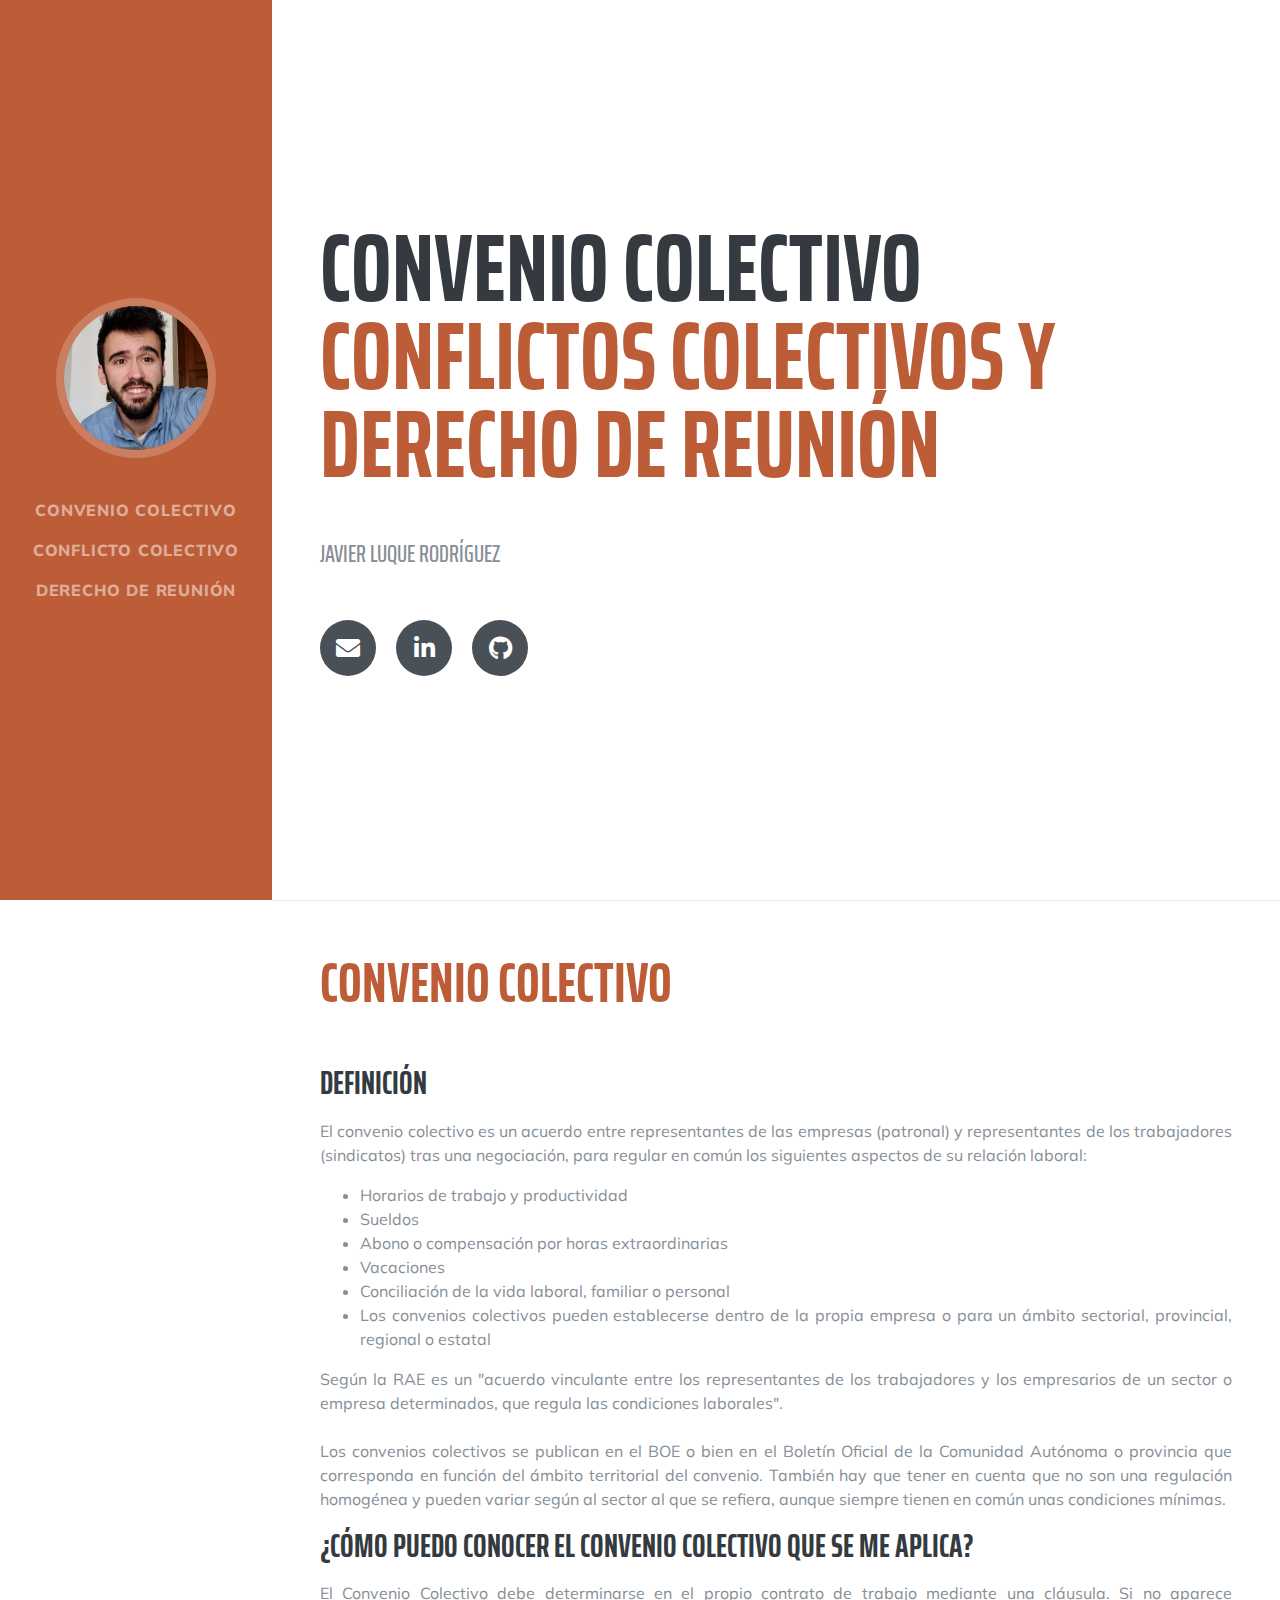
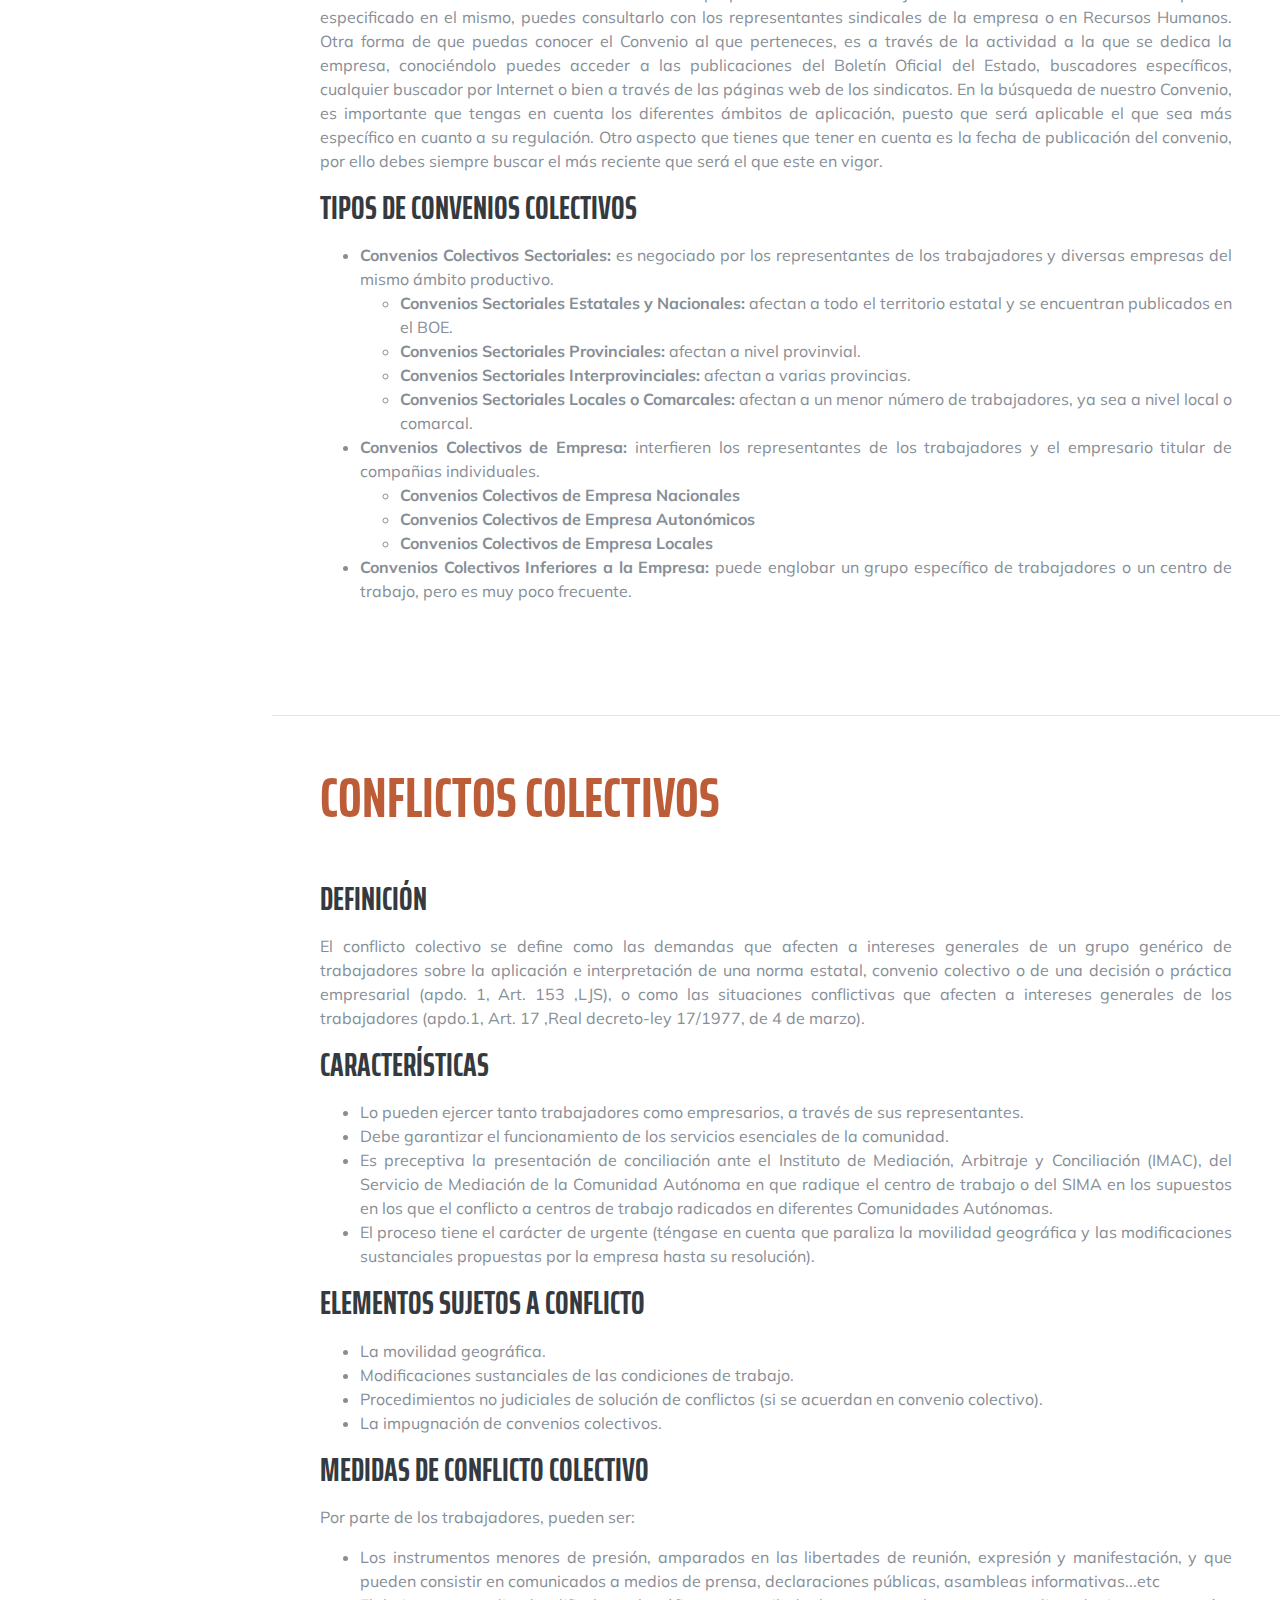
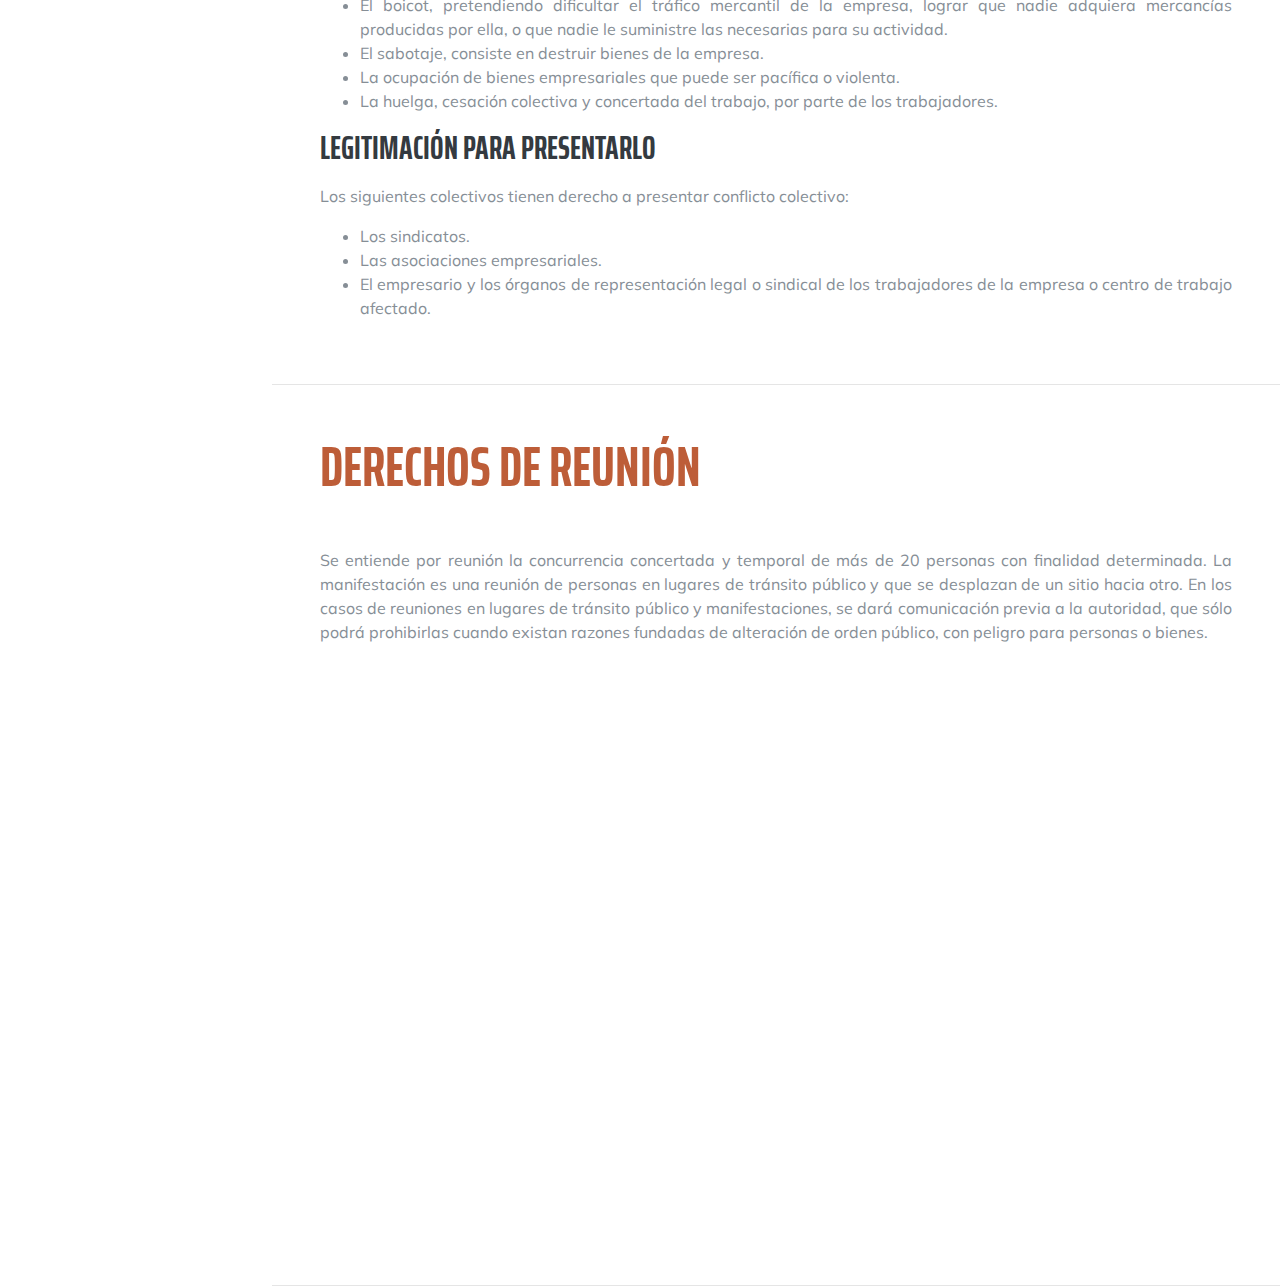
<file: ConveniosColectivos/index.html>
<!DOCTYPE html>
<html lang="en">

<head>

  <meta charset="utf-8">
  <meta name="viewport" content="width=device-width, initial-scale=1, shrink-to-fit=no">
  <meta name="description" content="">
  <meta name="author" content="">

  <title>Convenios Colectivos</title>

  <!-- Bootstrap core CSS -->
  <link href="vendor/bootstrap/css/bootstrap.min.css" rel="stylesheet">

  <!-- Custom fonts for this template -->
  <link href="https://fonts.googleapis.com/css?family=Saira+Extra+Condensed:500,700" rel="stylesheet">
  <link href="https://fonts.googleapis.com/css?family=Muli:400,400i,800,800i" rel="stylesheet">
  <link href="vendor/fontawesome-free/css/all.min.css" rel="stylesheet">

  <!-- Custom styles for this template -->
  <link href="css/resume.min.css" rel="stylesheet">

</head>

<body id="page-top">

  <nav class="navbar navbar-expand-lg navbar-dark bg-primary fixed-top" id="sideNav">
    <a class="navbar-brand js-scroll-trigger" href="#page-top">
      <span class="d-block d-lg-none">Javier Luque</span>
      <span class="d-none d-lg-block">
        <img class="img-fluid img-profile rounded-circle mx-auto mb-2" src="img/Profile2.png" alt="">
      </span>
    </a>
    <button class="navbar-toggler" type="button" data-toggle="collapse" data-target="#navbarSupportedContent" aria-controls="navbarSupportedContent" aria-expanded="false" aria-label="Toggle navigation">
      <span class="navbar-toggler-icon"></span>
    </button>
    <div class="collapse navbar-collapse" id="navbarSupportedContent">
      <ul class="navbar-nav mt-3">
        <li class="nav-item">
          <a class="nav-link js-scroll-trigger" href="#convenio">Convenio Colectivo</a>
        </li>
        <li class="nav-item">
          <a class="nav-link js-scroll-trigger" href="#conflictos">Conflicto Colectivo</a>
        </li>
        <li class="nav-item">
          <a class="nav-link js-scroll-trigger" href="#derecho">Derecho de Reunión</a>
        </li>
      </ul>
    </div>
  </nav>

  <div class="container-fluid p-0">
    <!-- Introducción -->
    <section class="resume-section p-3 p-lg-5 d-flex align-items-center" id="intro">
      <div class="w-100">
        <h1 class="mb-0">Convenio colectivo <br>
          <span class="text-primary"> conflictos colectivos y derecho de reunión</span>
        </h1>
        
        <div class="subheading my-5">Javier Luque Rodríguez</div>

        <div class="social-icons">
          <a href="mailto:javier.lr96@gmail.com">
            <i class="fas fa-envelope"></i>
          </a>
          <a href="https://www.linkedin.com/in/javier-luque-rodr%C3%ADguez-78725bb4/" target="_blank">
            <i class="fab fa-linkedin-in"></i>
          </a>
          <a href="https://github.com/javierluque96" target="_blank">
            <i class="fab fa-github"></i>
          </a>
        </div>
      </div>
    </section>

    <hr class="m-0">

    <!-- Convenio Colectivo -->
    <section class="resume-section p-3 p-lg-5 d-flex justify-content-center text-justify" id="convenio">
      <div class="w-100">
        <h2 class="mb-5"><span class="text-primary">Convenio Colectivo</span></h2>

        <div class="resume-item d-flex flex-column flex-md-row justify-content-between mb-5">
          <div class="resume-content">
            <h3 class="mb-3">Definición</h3>
            <p class="text-justify">            
            El convenio colectivo es un acuerdo entre representantes de las empresas (patronal) y representantes de los trabajadores (sindicatos) tras una negociación, para regular en común los siguientes aspectos de su relación laboral:
            </p>

          
            <ul>
              <li>Horarios de trabajo y productividad</li>
              <li>Sueldos</li>
              <li>Abono o compensación por horas extraordinarias</li>
              <li>Vacaciones</li>
              <li>Conciliación de la vida laboral, familiar o personal</li>
              <li>Los convenios colectivos pueden establecerse dentro de la propia empresa o para un ámbito sectorial, provincial, regional o estatal</li>
            </ul>

            <p>
              Según la RAE es un "acuerdo vinculante entre los representantes de los trabajadores y los empresarios de un sector o empresa determinados, que regula las condiciones laborales". <br><br>
            
              Los convenios colectivos se publican en el BOE o bien en el Boletín Oficial de la Comunidad Autónoma o provincia que corresponda en función del ámbito territorial del convenio. También hay que tener en cuenta que no son una regulación homogénea y pueden variar según al sector al que se refiera, aunque siempre tienen en común unas condiciones mínimas.
            </p>
            
            <h3 class="mb-3">¿Cómo puedo conocer el Convenio Colectivo que se me aplica?</h3>

            <p>
              El Convenio Colectivo debe determinarse en el propio contrato de trabajo mediante una cláusula. Si no aparece especificado en el mismo, puedes consultarlo con los representantes sindicales de la empresa o en Recursos Humanos.

              Otra forma de que puedas conocer el Convenio al que perteneces, es a través de la actividad a la que se dedica la empresa, conociéndolo puedes acceder a las publicaciones del Boletín Oficial del Estado, buscadores específicos, cualquier buscador por Internet o bien a través de las páginas web de los sindicatos.

              En la búsqueda de nuestro Convenio, es importante que tengas en cuenta los diferentes ámbitos de aplicación, puesto que será aplicable el que sea más específico en cuanto a su regulación. Otro aspecto que tienes que tener en cuenta es la fecha de publicación del convenio, por ello debes siempre buscar el más reciente que será el que este en vigor.
            </p>

            <h3 class="mb-3">Tipos de Convenios Colectivos</h3>

            <ul>
              <li>
                <strong>Convenios Colectivos Sectoriales: </strong>es negociado por los representantes de los trabajadores y diversas empresas del mismo ámbito productivo.
                <ul>
                  <li><strong>Convenios Sectoriales Estatales y Nacionales: </strong>afectan a todo el territorio estatal y se encuentran publicados en el BOE.</li>
                  <li><strong>Convenios Sectoriales Provinciales: </strong>afectan a nivel provinvial.</li>
                  <li><strong>Convenios Sectoriales Interprovinciales: </strong>afectan a varias provincias.</li>
                  <li><strong>Convenios Sectoriales Locales o Comarcales: </strong>afectan a un menor número de trabajadores, ya sea a nivel local o comarcal.</li>
                </ul>
              </li>

              <li>
                <strong>Convenios Colectivos de Empresa: </strong>interfieren los representantes de los trabajadores y el empresario titular de compañias individuales.
                <ul>
                  <li><strong>Convenios Colectivos de Empresa Nacionales</strong></li>
                  <li><strong>Convenios Colectivos de Empresa Autonómicos</strong></li>
                  <li><strong>Convenios Colectivos de Empresa Locales</strong></li>
                </ul>
              </li>
              <li>
                <strong>Convenios Colectivos Inferiores a la Empresa: </strong>puede englobar un grupo específico de trabajadores o un centro de trabajo, pero es muy poco frecuente.
              </li>
            </ul>

          </div>
        </div>

        

    </section>

    <hr class="m-0">

    <section class="resume-section p-3 p-lg-5 d-flex justify-content-center text-justify" id="conflictos">
      <div class="w-100">
        <h2 class="mb-5"><span class="text-primary">Conflictos Colectivos</span></h2>

        <h3 class="mb-3">Definición</h3>

        <p>
          El conflicto colectivo se define como las demandas que afecten a intereses generales de un grupo genérico de trabajadores sobre la aplicación e interpretación de una norma estatal, convenio colectivo o de una decisión o práctica empresarial (apdo. 1, Art. 153 ,LJS), o como las situaciones conflictivas que afecten a intereses generales de los trabajadores (apdo.1, Art. 17 ,Real decreto-ley 17/1977, de 4 de marzo).
        </p>


        <h3 class="mb-3">Características</h3>

        <ul><li>Lo pueden ejercer tanto trabajadores como empresarios, a través de sus representantes.</li>
        <li>Debe garantizar el funcionamiento de los servicios esenciales de la comunidad.</li>
        <li>Es preceptiva la presentación de conciliación ante el Instituto de Mediación, Arbitraje y Conciliación (IMAC), del Servicio de Mediación de la Comunidad Autónoma en que radique el centro de trabajo o del SIMA en los supuestos en los que el conflicto a centros de trabajo radicados en diferentes Comunidades Autónomas.</li>
        <li>El proceso tiene el carácter de urgente (téngase en cuenta que paraliza la movilidad geográfica y las modificaciones sustanciales propuestas por la empresa hasta su resolución).</li></ul>

        <h3 class="mb-3">Elementos Sujetos a Conflicto</h3>

        <ul><li>La movilidad geográfica.</li>
        <li>Modificaciones sustanciales de las condiciones de trabajo.</li>
        <li>Procedimientos no judiciales de solución de conflictos (si se acuerdan en convenio colectivo).</li>
        <li>La impugnación de convenios colectivos.</li></ul>

        <h3 class="mb-3">Medidas de Conflicto Colectivo</h3>

        <p>Por parte de los trabajadores, pueden ser:
        </p>
        <ul><li>Los instrumentos menores de presión, amparados en las libertades de reunión, expresión y manifestación, y que pueden consistir en comunicados a medios de prensa, declaraciones públicas, asambleas informativas...etc</li>
        <li>El boicot, pretendiendo dificultar el tráfico mercantil de la empresa, lograr que nadie adquiera mercancías producidas por ella, o que nadie le suministre las necesarias para su actividad.</li>
        <li>El sabotaje, consiste en destruir bienes de la empresa.</li>
        <li>La ocupación de bienes empresariales que puede ser pacífica o violenta.</li>
        <li>La huelga, cesación colectiva y concertada del trabajo, por parte de los trabajadores.</li></ul>

        <h3 class="mb-3">Legitimación para presentarlo</h3>
        <p>Los siguientes colectivos tienen derecho a presentar conflicto colectivo:
        </p>
        <ul><li>Los sindicatos.</li>
        <li>Las asociaciones empresariales.</li>
        <li>El empresario y los órganos de representación legal o sindical de los trabajadores de la empresa o centro de trabajo afectado.</li></ul>

      </div>
    </section>

    <hr class="m-0">

    <section class="resume-section p-3 p-lg-5 d-flex justify-content-center text-justify" id="derecho">
      <div class="w-100">
        <h2 class="mb-5"><span class="text-primary">Derechos de Reunión</span></h2>

        <p>
          Se entiende por reunión la concurrencia concertada y temporal de más de 20 personas con finalidad determinada. La manifestación es una reunión de personas en lugares de tránsito público y que se desplazan de un sitio hacia otro.

          En los casos de reuniones en lugares de tránsito público y manifestaciones, se dará comunicación previa a la autoridad, que sólo podrá  prohibirlas cuando existan razones fundadas de alteración de orden público, con peligro para personas o bienes.
        </p>


      </div>
    </section>

    <hr class="m-0">

  </div>

  <!-- Bootstrap core JavaScript -->
  <script src="vendor/jquery/jquery.min.js"></script>
  <script src="vendor/bootstrap/js/bootstrap.bundle.min.js"></script>

  <!-- Plugin JavaScript -->
  <script src="vendor/jquery-easing/jquery.easing.min.js"></script>

  <!-- Custom scripts for this template -->
  <script src="js/resume.min.js"></script>

</body>

</html>
</file>
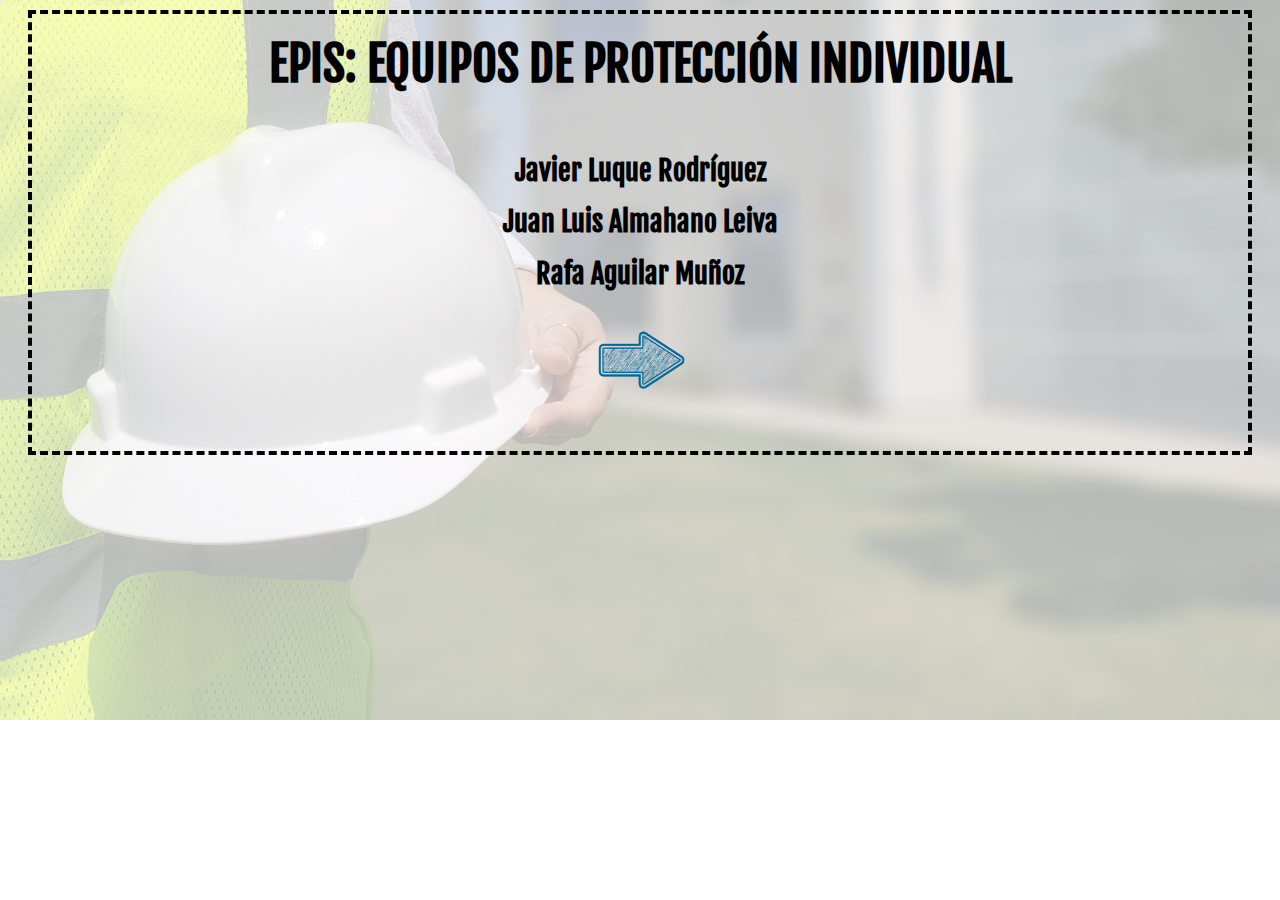
<file: EPIs/index.html>
<!DOCTYPE html>
<html lang="en">
<head>
  <meta charset="UTF-8">
  <meta name="viewport" content="width=device-width, initial-scale=1.0">
  <meta http-equiv="X-UA-Compatible" content="ie=edge">
  <title>EPIs</title>
  <link href="https://fonts.googleapis.com/css?family=Fjalla+One&display=swap" rel="stylesheet">
  <link rel="icon" href="imagenes/favicon.png">
  <link rel="stylesheet" href="estilo/EstiloEPI.css">
</head>
<body>
  
  <div id="wrapper1">
    
    <h1>EPIS: EQUIPOS DE PROTECCIÓN INDIVIDUAL</h1>
    <h3>Javier Luque Rodríguez<br>
        Juan Luis Almahano Leiva <br>
        Rafa Aguilar Muñoz</h3>
    <a href="epi1.html" ><img id="nextIndex" src="imagenes/flechaDerecha.png" width="100px"></a>
    
  </div>
 
</body>
</html>
</file>
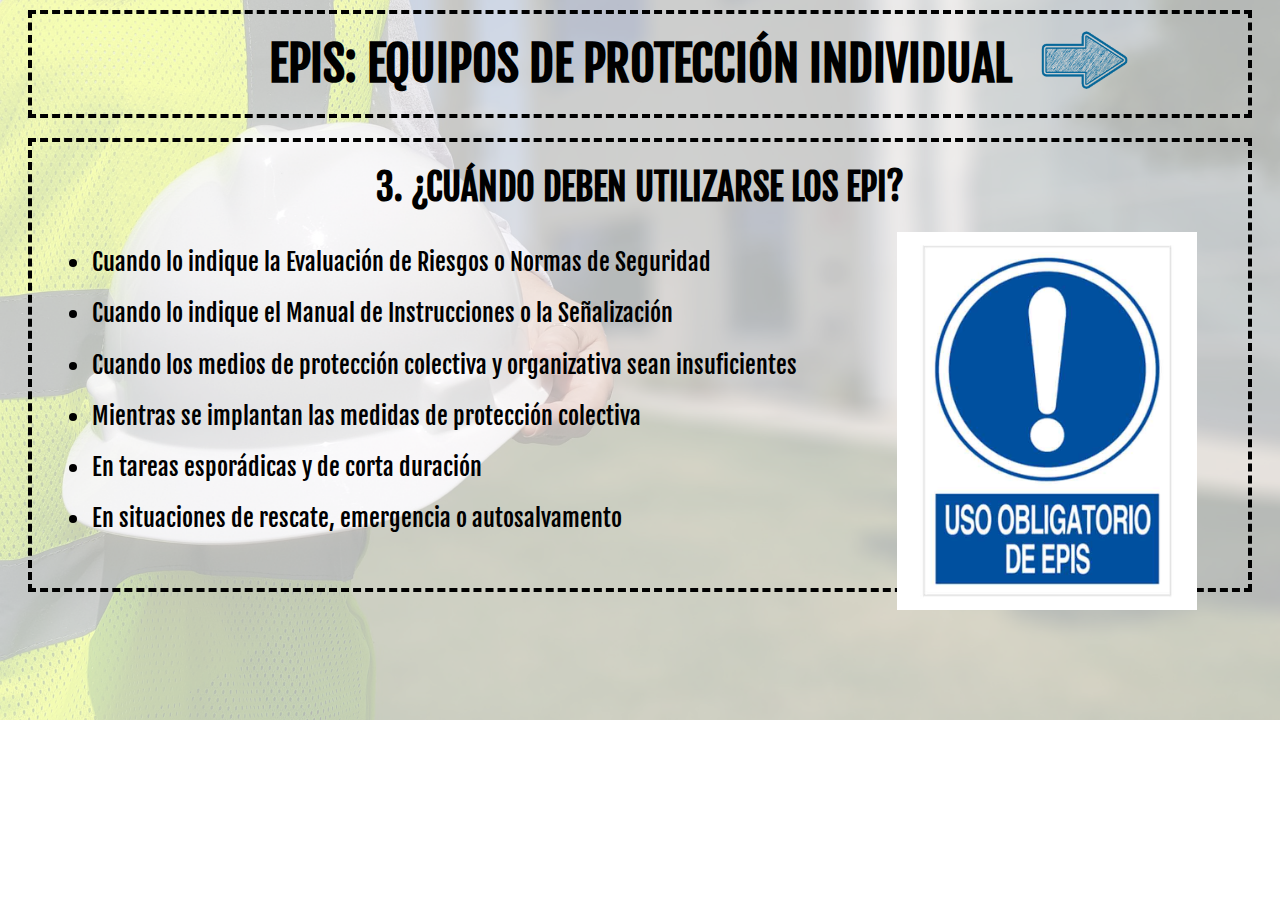
<file: epi3.html>
<!DOCTYPE html>
<html lang="en">
<head>
  <meta charset="UTF-8">
  <meta name="viewport" content="width=device-width, initial-scale=1.0">
  <meta http-equiv="X-UA-Compatible" content="ie=edge">
  <title>EPIs</title>

  <link href="https://fonts.googleapis.com/css?family=Fjalla+One&display=swap" rel="stylesheet">
  <link rel="icon" href="imagenes/favicon.png">
  <link rel="stylesheet" href="estilo/EstiloEPI2.css">

</head>
<body>
  <div id="wrapper1">
    <h1>EPIS: EQUIPOS DE PROTECCIÓN INDIVIDUAL</h1>
    <a href="epi4.html"><img class= "next" src="imagenes/flechaDerecha.png" width="100px"></a>
  </div>
  
  <div id="wrapper2">

    <h2>3. ¿CUÁNDO DEBEN UTILIZARSE LOS EPI?</h2>
    <ul>
      <li>Cuando lo indique la Evaluación de Riesgos o Normas de Seguridad</li>
      <li>Cuando lo indique el Manual de Instrucciones o la Señalización</li>
      <li>Cuando los medios de protección colectiva y organizativa sean insuficientes</li>
      <li>Mientras se implantan las medidas de protección colectiva</li>
      <li>En tareas esporádicas y de corta duración</li>
      <li>En situaciones de rescate, emergencia o autosalvamento</li>
    </ul>

    <div id="imagenPres3">
      <img src="imagenes/ObligacionEpis.jpg" width="300">
    </div>

  </div>
</body>
</html>
</file>
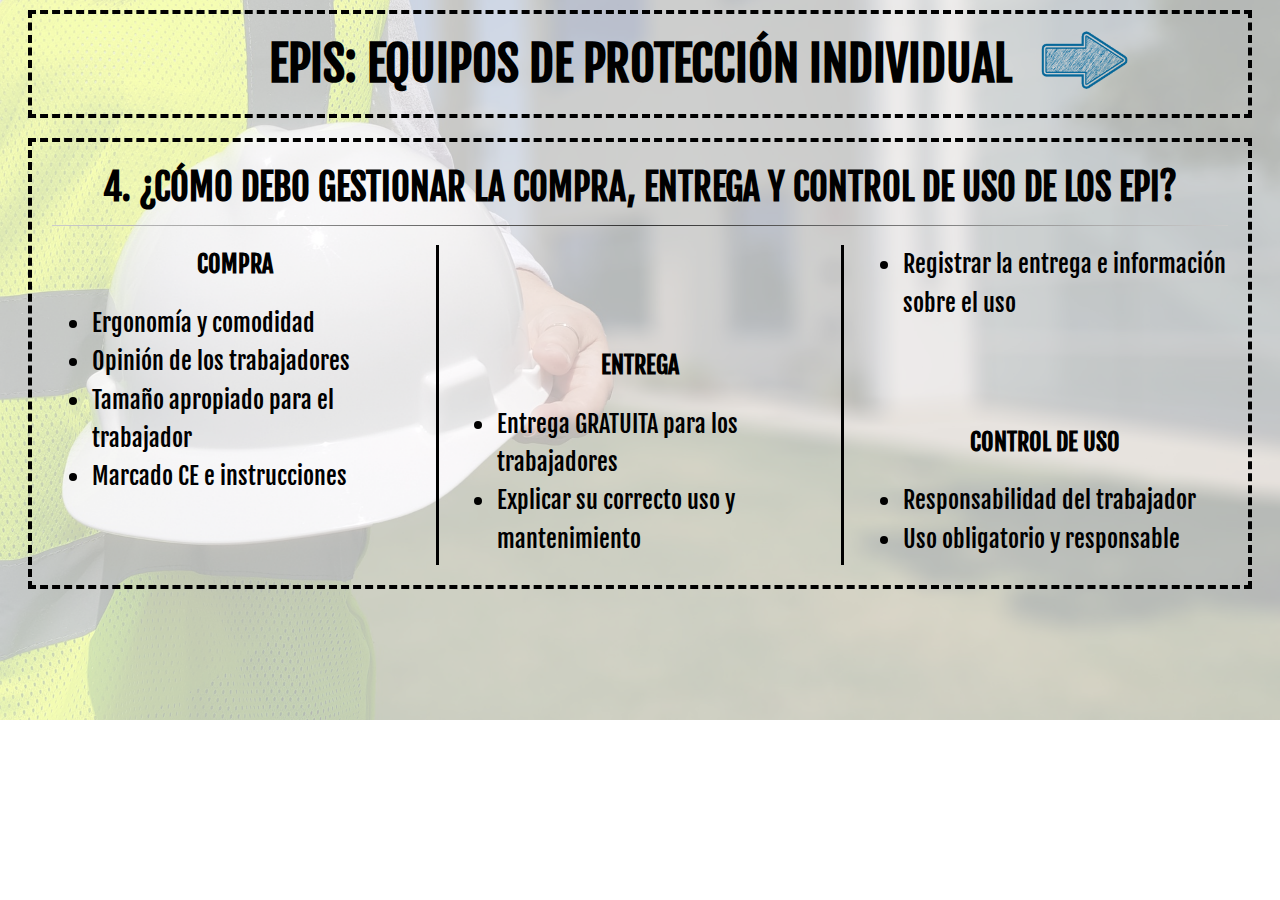
<file: epi4.html>
<!DOCTYPE html>
<html lang="en">
<head>
  <meta charset="UTF-8">
  <meta name="viewport" content="width=device-width, initial-scale=1.0">
  <meta http-equiv="X-UA-Compatible" content="ie=edge">
  <title>EPIs</title>

  <link href="https://fonts.googleapis.com/css?family=Fjalla+One&display=swap" rel="stylesheet">
  <link rel="icon" href="imagenes/favicon.png">
  <link rel="stylesheet" href="estilo/EstiloEPI2.css">

</head>
<body>
  <div id="wrapper1">
    
    <h1>EPIS: EQUIPOS DE PROTECCIÓN INDIVIDUAL</h1>
    <a class="next" href="epi5.html"><img src="imagenes/flechaDerecha.png" width="100px"></a>

  </div>
  
  <div id="wrapper2">

    <h2>4. ¿CÓMO DEBO GESTIONAR LA COMPRA, ENTREGA Y CONTROL DE USO DE LOS EPI?</h2>
    <hr>
    <div class="mainColumn">
      <h4 class="titColumn">COMPRA</h4>
      <ul class="listaColumna">
        <li>Ergonomía y comodidad</li>
        <li>Opinión de los trabajadores</li>
        <li>Tamaño apropiado para el trabajador</li>
        <li>Marcado CE e instrucciones</li>
        <br>
        <br>
      </ul>

      <h4 class="titColumn">ENTREGA</h4>
      <ul class="listaColumna">
        <li>Entrega GRATUITA para los trabajadores</li>
        <li>Explicar su correcto uso y mantenimiento</li>
        <li>Registrar la entrega e información sobre el uso</li>
        <br>
        <br>
      </ul>

      <h4 class="titColumn">CONTROL DE USO</h4>
      <ul class="listaColumna">
        <li>Responsabilidad del trabajador</li>
        <li>Uso obligatorio y responsable</li>
        <li>Mantener en estado original</li>
        <li>Supervisar el uso, estado y mantenimiento</li>
        <li>Vigilar las fechas de caducidad</li>
      </ul>
    </div>

  </div>
</body>
</html>
</file>
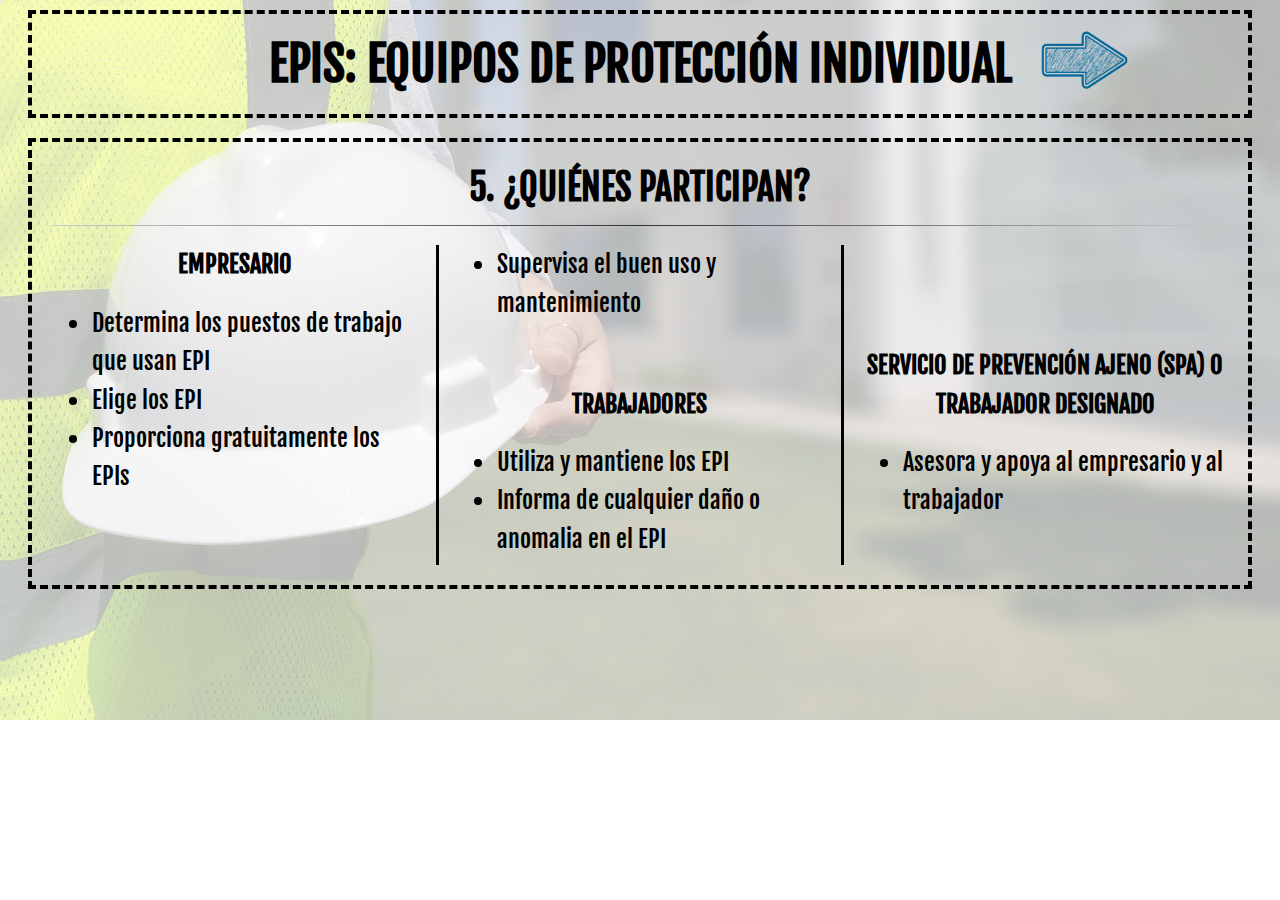
<file: epi5.html>
<!DOCTYPE html>
<html lang="en">
<head>
  <meta charset="UTF-8">
  <meta name="viewport" content="width=device-width, initial-scale=1.0">
  <meta http-equiv="X-UA-Compatible" content="ie=edge">
  <title>EPIs</title>

  <link href="https://fonts.googleapis.com/css?family=Fjalla+One&display=swap" rel="stylesheet">
  <link rel="icon" href="imagenes/favicon.png">
  <link rel="stylesheet" href="estilo/EstiloEPI2.css">

</head>
<body>
  <div id="wrapper1">
    
    <h1>EPIS: EQUIPOS DE PROTECCIÓN INDIVIDUAL</h1>
    <a class="next" href="epi6.html"><img src="imagenes/flechaDerecha.png" width="100px"></a>

  </div>
  
  <div id="wrapper2">

    <h2>5. ¿QUIÉNES PARTICIPAN?</h2>
    <hr>
    <div class="mainColumn">
      <h4 class="titColumn">EMPRESARIO</h4>
      <ul class="listaColumna">
        <li>Determina los puestos de trabajo que usan EPI</li>
        <li>Elige los EPI</li>
        <li>Proporciona gratuitamente los EPIs</li>
        <li>Supervisa el buen uso y mantenimiento</li>
        <br>
      </ul>

      <h4 class="titColumn">TRABAJADORES</h4>
      <ul class="listaColumna">
        <li>Utiliza y mantiene los EPI</li>
        <li>Informa de cualquier daño o anomalia en el EPI</li>
        <br>
        <br>
      </ul>

      <h4 class="titColumn">SERVICIO DE PREVENCIÓN AJENO (SPA) O TRABAJADOR DESIGNADO</h4>
      <ul class="listaColumna">
        <li>Asesora y apoya al empresario y al trabajador</li>
      </ul>
    </div>

  </div>
</body>
</html>
</file>
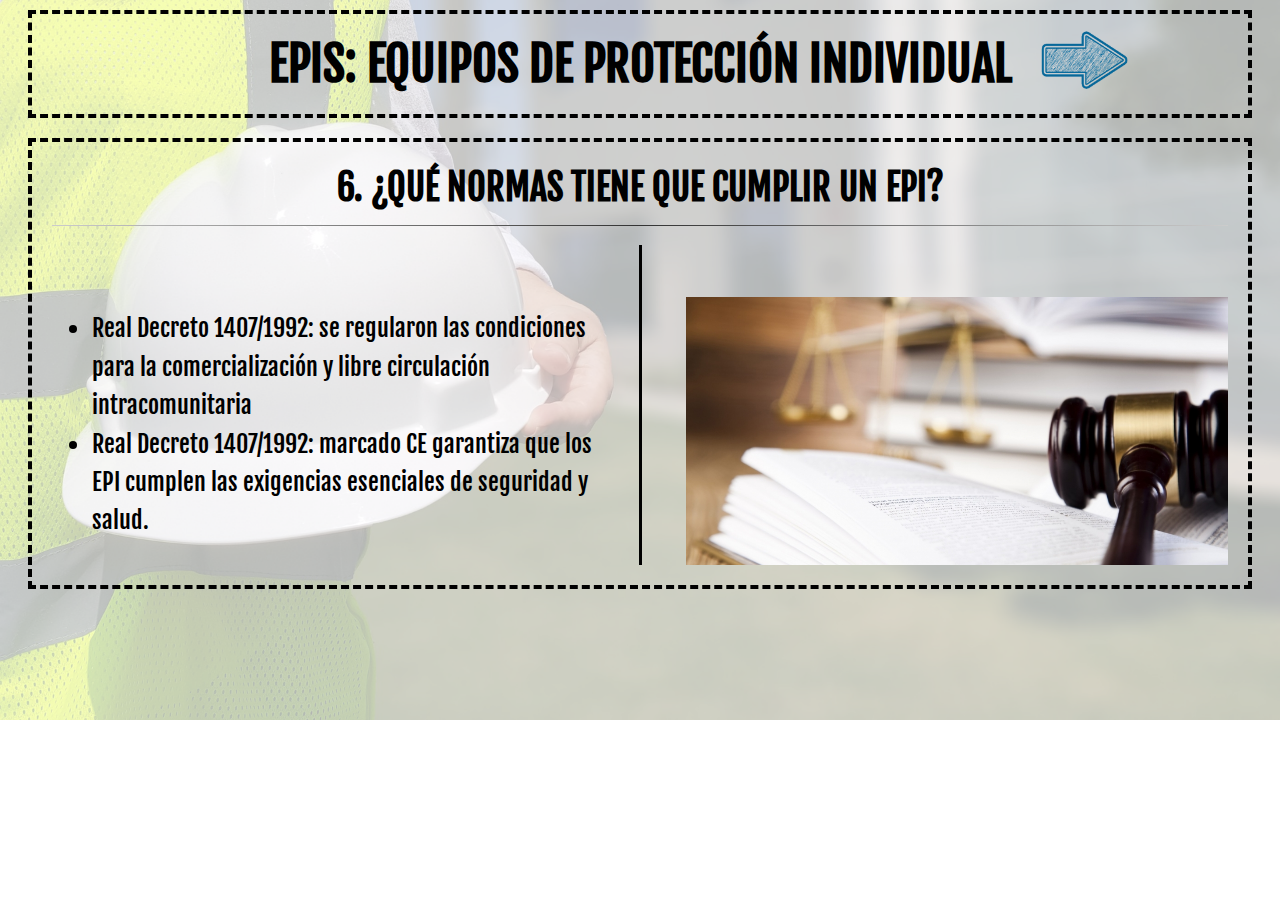
<file: epi6.html>
<!DOCTYPE html>
<html lang="en">
<head>
  <meta charset="UTF-8">
  <meta name="viewport" content="width=device-width, initial-scale=1.0">
  <meta http-equiv="X-UA-Compatible" content="ie=edge">
  <title>EPIs</title>

  <link href="https://fonts.googleapis.com/css?family=Fjalla+One&display=swap" rel="stylesheet">
  <link rel="icon" href="imagenes/favicon.png">
  <link rel="stylesheet" href="estilo/EstiloEPI2.css">

</head>
<body>
  <div id="wrapper1">
    <h1>EPIS: EQUIPOS DE PROTECCIÓN INDIVIDUAL</h1>
    <a href="epi7.html"><img class= "next" src="imagenes/flechaDerecha.png" width="100px"></a>
  </div>
  
  <div id="wrapper2">
      <h2 class="titColumn">6. ¿QUÉ NORMAS TIENE QUE CUMPLIR UN EPI?</h2>
      <hr>
    <div class="twoColumns">
      
      <ul>
        <li>Real Decreto 1407/1992: se regularon las condiciones para la comercialización y libre circulación intracomunitaria
        </li>
        <li>Real Decreto 1407/1992: marcado CE garantiza que los EPI cumplen las exigencias esenciales de seguridad y salud.</li>
      </ul>
      <img src="imagenes/decreto.jpg" width="600">
      
    </div>
  </div>
</body>
</html>
</file>
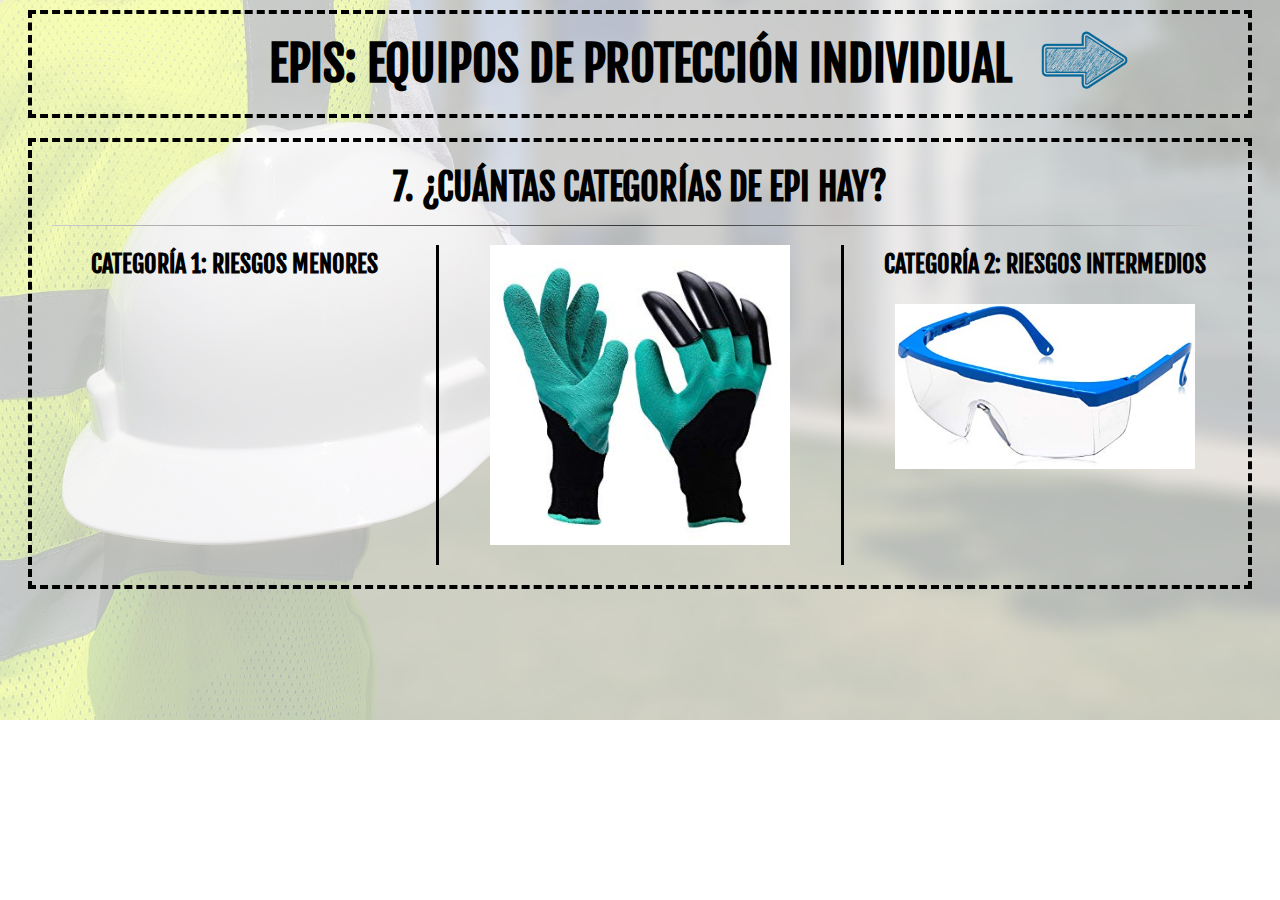
<file: epi7.html>
<!DOCTYPE html>
<html lang="en">
<head>
  <meta charset="UTF-8">
  <meta name="viewport" content="width=device-width, initial-scale=1.0">
  <meta http-equiv="X-UA-Compatible" content="ie=edge">
  <title>EPIs</title>

  <link href="https://fonts.googleapis.com/css?family=Fjalla+One&display=swap" rel="stylesheet">
  <link rel="icon" href="imagenes/favicon.png">
  <link rel="stylesheet" href="estilo/EstiloEPI2.css">
</head>

<style>

</style>

<body>
  <div id="wrapper1">
    <h1>EPIS: EQUIPOS DE PROTECCIÓN INDIVIDUAL</h1>
    <a href="epi8.html"><img class= "next" src="imagenes/flechaDerecha.png" width="100px"></a>
  </div>
  
  

  <div id="wrapper2">
    <h2 class="titColumn">7. ¿Cuántas categorías de EPI hay?</h2>
    <hr>
    
    <div class="mainColumn">
      <h4 class="titColumn">Categoría 1: Riesgos Menores</h4>
      <img class="centroImg" src="imagenes/EPI_Cat1_Guantes.jpg" alt="Guantes de jardinería" width="300px">
  
      <h4 class="titColumn">Categoría 2: Riesgos Intermedios</h4>
      <img class="centroImg" src="imagenes/EPI_Cat2_Gafas.jpg" alt="Gafas de seguridad" width="300px">
      <br>
      <br>
      
      <h4 class="titColumn">Categoría 3: Riesgos Graves o Irreversibles</h4>
      <img class="centroImg" src="imagenes/EPI_Cat3_Arnes.jpg" alt="Arnes de seguridad" width="300px">
    </div>
  </div>
</body>
</html>
</file>
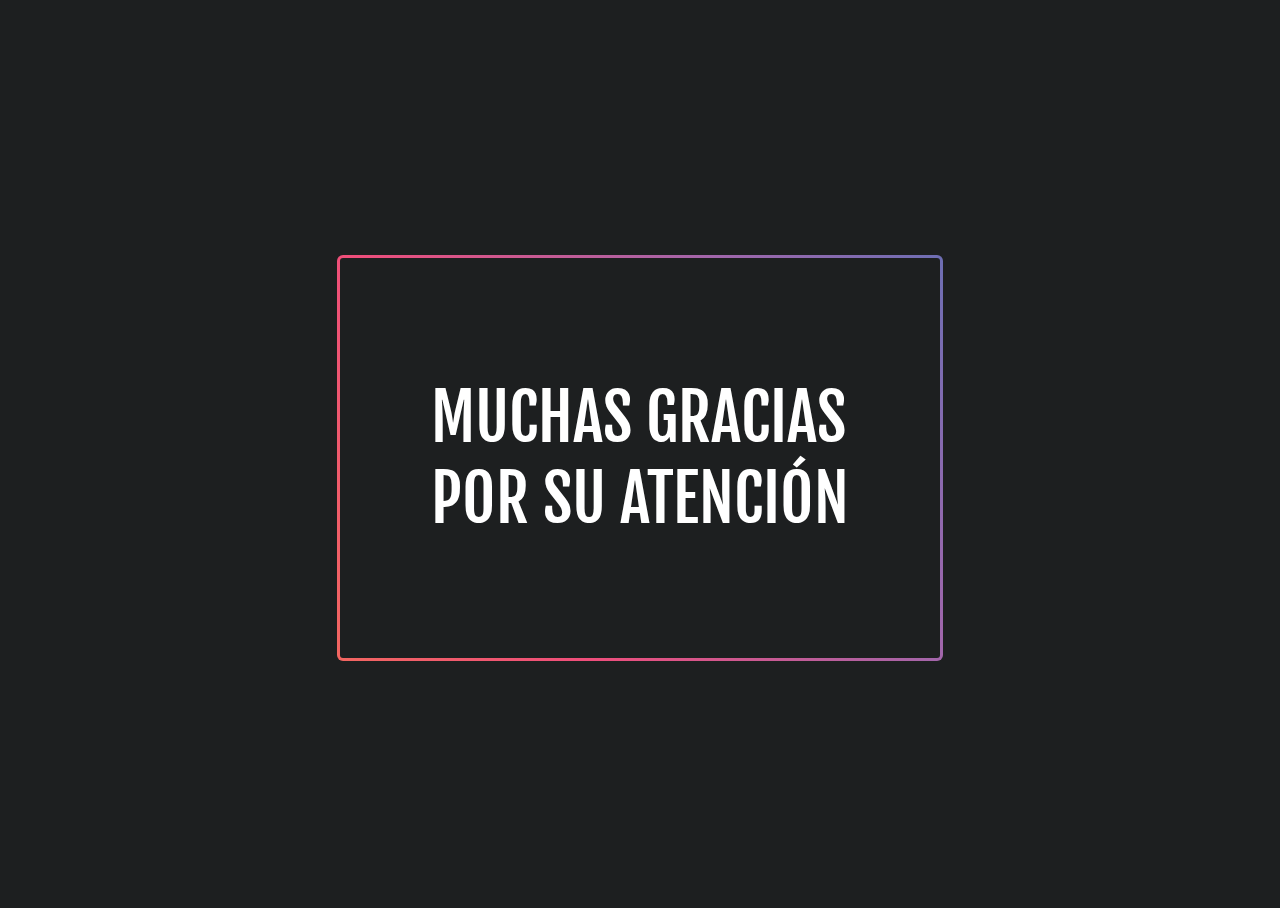
<file: epi8.html>
<!DOCTYPE html>
<html lang="en">
<head>
  <meta charset="UTF-8">
  <meta name="viewport" content="width=device-width, initial-scale=1.0">
  <meta http-equiv="X-UA-Compatible" content="ie=edge">
  <title>EPIs</title>

  <link href="https://fonts.googleapis.com/css?family=Fjalla+One&display=swap" rel="stylesheet">
  <link rel="icon" href="imagenes/favicon.png">
  <link rel="stylesheet" href="estilo/EstiloEPI2.css">
</head>

<style>
/* * {
  margin: 0px;
  padding: 0px;
  box-sizing: border-box;
}


body {
  font-family: 'Fjalla One', sans-serif;
  font-size: 18px;
  background-image: url("imagenes/cascoSeguridad.png");
  background-repeat: no-repeat;
  background-attachment: fixed;
  background-size: 100vw;
  
}

.despedida{
  display: flex;
  align-items: center;
  justify-content: center;
  width: 100%;
  height: 100vh;
}

h1 {
  font-size: 50px;
  border: 4px dashed black;
  padding: 10vw;
  text-transform: uppercase;
} */

html, body {
  height: 100%;
}
body {
  display: flex;
  justify-content: center;
  align-items: center;
  height: 100%;
  background: #1D1F20;
  overflow: hidden;
}
#box {
  display: flex;
  align-items: center;
  justify-content: center;
  width: 600px;
  height: 400px;
  color: white;
  font-family: 'Fjalla One', sans-serif;
  font-size: 4rem;
  text-transform: uppercase;
}
.gradient-border {
  --borderWidth: 3px;
  background: #1D1F20;
  position: relative;
  border-radius: var(--borderWidth);
}
.gradient-border:after {
  content: '';
  position: absolute;
  top: calc(-1 * var(--borderWidth));
  left: calc(-1 * var(--borderWidth));
  height: calc(100% + var(--borderWidth) * 2);
  width: calc(100% + var(--borderWidth) * 2);
  background: linear-gradient(60deg, #f79533, #f37055, #ef4e7b, #a166ab, #5073b8, #1098ad, #07b39b, #6fba82);
  border-radius: calc(2 * var(--borderWidth));
  z-index: -1;
  animation: animatedgradient 3s ease alternate infinite;
  background-size: 300% 300%;
}


@keyframes animatedgradient {
	0% {
		background-position: 0% 50%;
	}
	50% {
		background-position: 100% 50%;
	}
	100% {
		background-position: 0% 50%;
	}
}

</style>

<body>
  <!-- <div class="despedida">
    <h1>muchas gracias por su atención</h1>
  </div> -->

  <div class="gradient-border" id="box">muchas gracias 
    <br>
    por su atención</div>

</body>
</html>
</file>
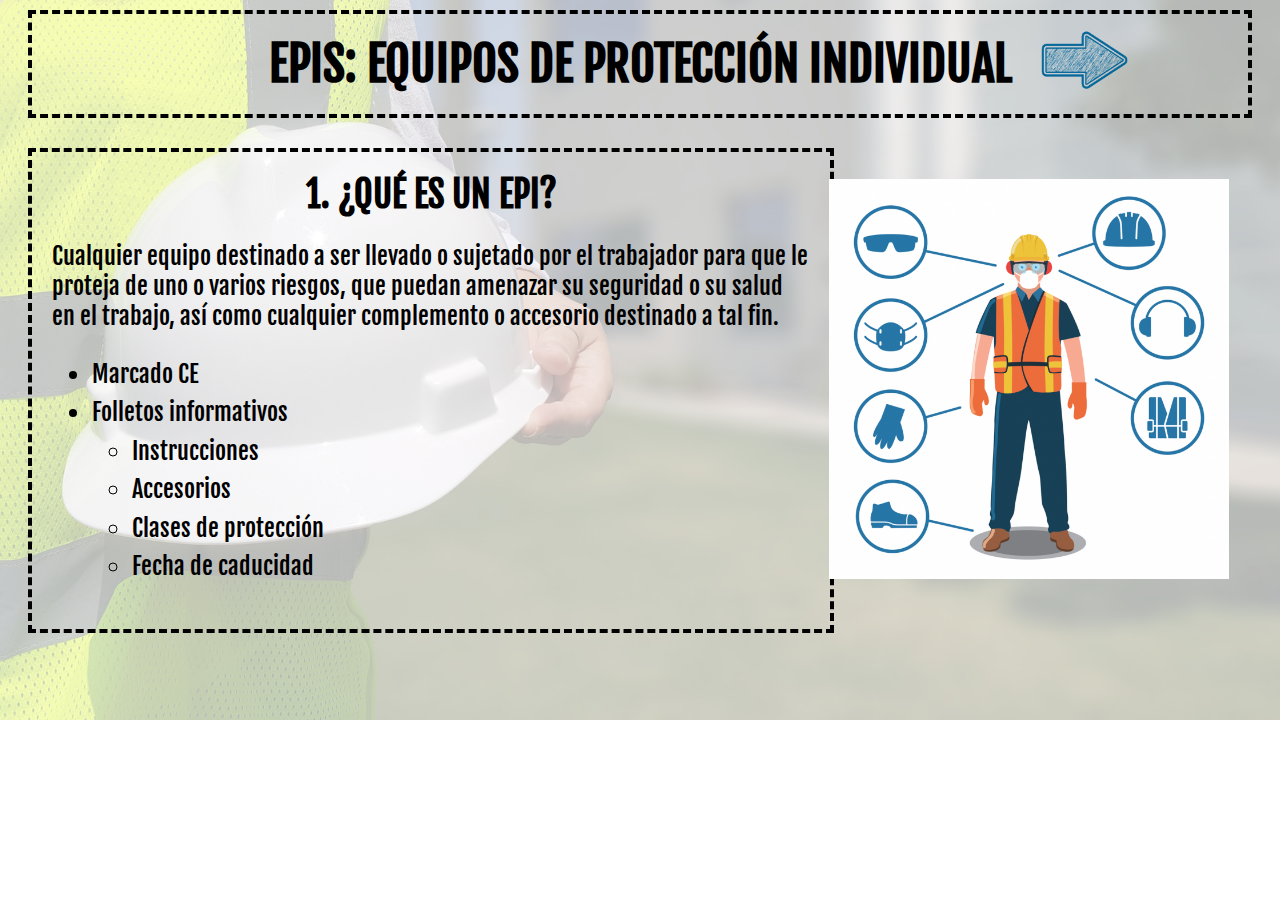
<file: EPIs/epi1.html>
<!DOCTYPE html>
<html lang="en">
<head>
  <meta charset="UTF-8">
  <meta name="viewport" content="width=device-width, initial-scale=1.0">
  <meta http-equiv="X-UA-Compatible" content="ie=edge">
  <title>EPIs</title>
  <link href="https://fonts.googleapis.com/css?family=Fjalla+One&display=swap" rel="stylesheet">
  <link rel="icon" href="imagenes/favicon.png">
  <link rel="stylesheet" href="estilo/EstiloEPI.css">
  
</head>
<body>
  
  <div id="wrapper1">
    <h1>EPIS: EQUIPOS DE PROTECCIÓN INDIVIDUAL</h1>
    <a href="epi2.html"><img class= "next" src="imagenes/flechaDerecha.png" width="100px"></a>
  </div>
  
  <div id="wrapper2">
    <h2>1. ¿QUÉ ES UN EPI?</h2>
    <p>Cualquier equipo destinado a ser llevado o sujetado por el trabajador para que le proteja de uno o varios riesgos, que puedan amenazar su seguridad o su salud en el trabajo, así como cualquier complemento o accesorio destinado a tal fin.</p>
    <ul class="lista">
      <li>Marcado CE</li>
      <li>Folletos informativos</li>
      <ul>
        <li>Instrucciones</li>
        <li>Accesorios</li>
        <li>Clases de protección</li>
        <li>Fecha de caducidad</li>
      </ul>
    </ul>
  </div>

  <div id="imagenPres">
      <img src="imagenes/epis.jpg" width="400px">
  </div>
</body>
</html>
</file>
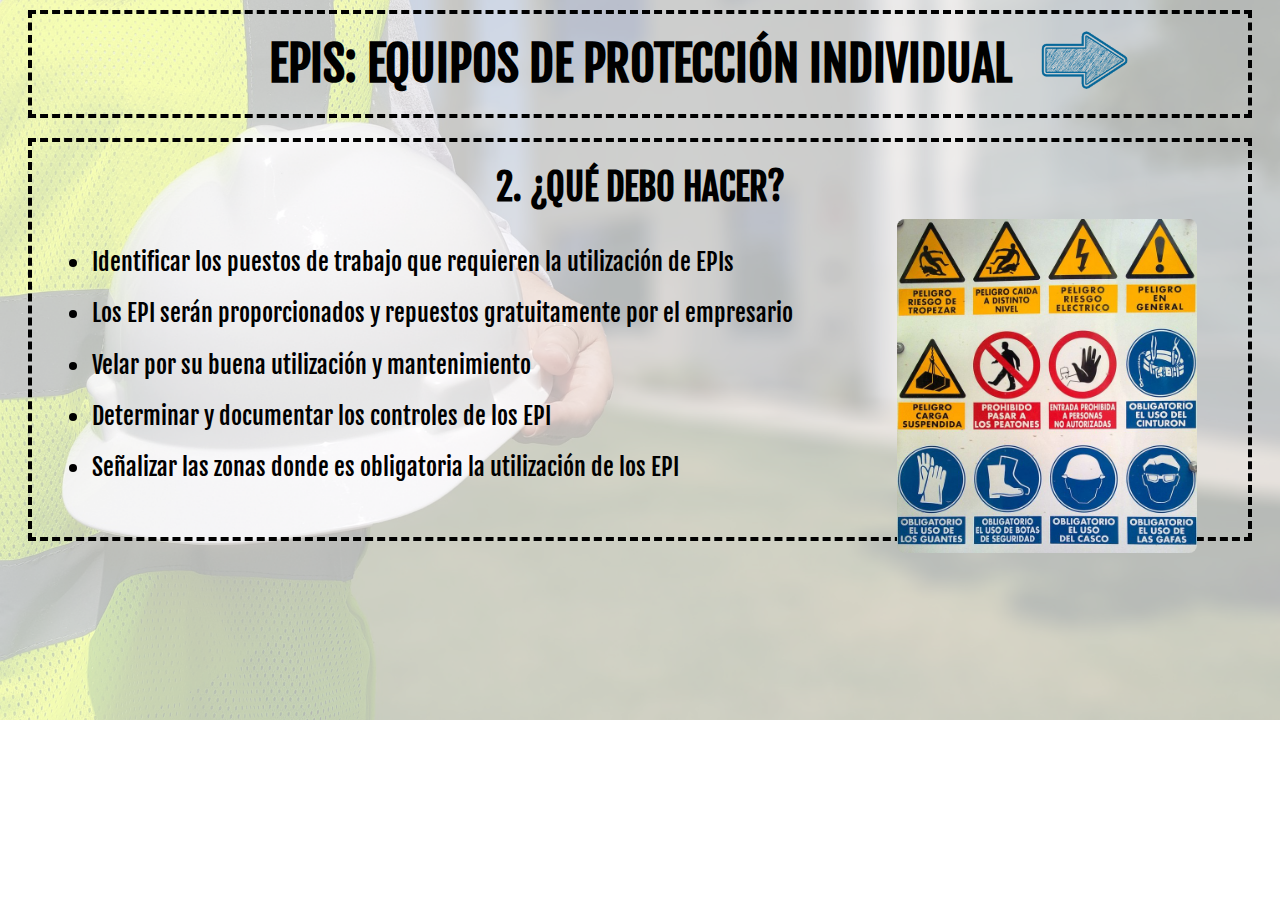
<file: EPIs/epi2.html>
<!DOCTYPE html>
<html lang="en">
<head>
  <meta charset="UTF-8">
  <meta name="viewport" content="width=device-width, initial-scale=1.0">
  <meta http-equiv="X-UA-Compatible" content="ie=edge">
  <title>EPIs</title>

  <link href="https://fonts.googleapis.com/css?family=Fjalla+One&display=swap" rel="stylesheet">
  <link rel="icon" href="imagenes/favicon.png">
  <link rel="stylesheet" href="estilo/EstiloEPI2.css">

</head>
<body>
  <div id="wrapper1">
    <h1>EPIS: EQUIPOS DE PROTECCIÓN INDIVIDUAL</h1>
    <a href="epi3.html"><img class= "next" src="imagenes/flechaDerecha.png" width="100px"></a>
  </div>
  
  <div id="wrapper2">

    <h2>2. ¿QUÉ DEBO HACER?</h2>
    <ul class="lista">
      <li>Identificar los puestos de trabajo que requieren la utilización de EPIs</li>
      <li>Los EPI serán proporcionados y repuestos gratuitamente por el empresario</li>
      <li>Velar por su buena utilización y mantenimiento</li>
      <li>Determinar y documentar los controles de los EPI</li>
      <li>Señalizar las zonas donde es obligatoria la utilización de los EPI</li>
    </ul>
    

    <img id="imagenPres2" src="imagenes/señalesSeguridad2.jpg" width="300">
    
  </div>
</body>
</html>
</file>
<file: EPIs/estilo/EstiloEPI.css>
body {
  background-image: url("../imagenes/cascoSeguridad.png");
  background-repeat: no-repeat;
  background-attachment: fixed;
  background-size: 100vw;
  }

h1, h2 { /* titulo */
  margin: 0;
  text-align: center;
}
h3 {
  text-align: center;
  margin-top: 4vw;
  line-height: 4vw;
}

#wrapper1 { /* titulo */
  position: relative;
  font-family: 'Fjalla One', sans-serif;
  font-size: 150%;
  border: 4px dashed black ;
  margin: auto;
  margin: 10px 20px 10px;
  padding: 20px;
  }

#wrapper2 { /* texto */
  font-family: 'Fjalla One', sans-serif;
  font-size: 150%;
  float: left;
  width: 60%;
  margin: 20px;
  padding: 20px;
  border: 4px dashed black;
}

#imagenPres{ /* imagen */
  position: absolute;
  top: 14vw;
  right: 4vw;
}

.next {
  position: absolute;
  top: 1vw;
  right: 9vw;
}

#nextIndex{
  display: block;
  margin-left: auto;
  margin-right: auto;
  margin-bottom: 3vw;
}

.lista {
  line-height: 3vw;
}
</file>
<file: estilo/EstiloEPI2.css>
body {
  background-image: url("../imagenes/cascoSeguridad.png");
  background-repeat: no-repeat;
  background-attachment: fixed;
  background-size: 100vw;
  font-family: 'Fjalla One', sans-serif;
}

h1, h2 { /* titulo */
  margin: 0;
  text-align: center;
}
h3 {
  text-align: center;
  margin-top: 6vw;
}

hr {
  margin-bottom: 1.5vw;
  border: 0;
  height: 1px;
  background: #333;
  background-image: linear-gradient(to right, #ccc, #333, #ccc);
}

#wrapper1 { /* titulo */
  position: relative;
  font-size: 150%;
  border: 4px dashed black ;
  margin: auto;
  margin: 10px 20px 10px;
  padding: 20px;
  }

#wrapper2 { /* texto */
  position: relative;
  font-size: 150%;
  margin: 20px;
  padding: 20px;
  border: 4px dashed black;
  line-height: 4vw;
}

/* imágenes */
.next {
  position: absolute;
  top: 1vw;
  right: 9vw;
}

#imagenPres2 {
  position: absolute;
  float: right;
  top: 6vw;
  right: 4vw;
  border-radius: 8px;
}

#imagenPres3 {
  position: absolute;
  top: 7vw;
  right: 4vw;
}

/* Columnas */
.mainColumn{
  column-count: 3;
  column-gap: 40px;  
  column-rule-style: solid;
  height: 25vw;
  overflow: hidden;
  display: block;
  line-height: 3vw;
}

.titColumn {
  text-align: center;
  margin-top: 0px;
  margin-bottom: 5px;
  text-transform: uppercase;
}

/* Estilo para diapositiva de 3 columnas */
.listaColumna {
  margin-top: 20px;
}


/* Estilo para las diapositivas que estan divididas en dos columnas */
.twoColumns {
  column-count: 2;
  column-gap: 40px;  
  column-rule-style: solid;
  height: 25vw;
  overflow: hidden;
  line-height: 3vw;
}

.twoColumns ul {
  margin: 5vw auto;
}

.twoColumns img {
  padding-top: 4vw;
  padding-left: 2vw;
}

/* Para centrar las imagenes en diapositivas de tres columnas */
.centroImg {
  margin: 20px auto;
  display: block;
}
</file>
<file: EPIs/estilo/EstiloEPI2.css>
body {
  background-image: url("../imagenes/cascoSeguridad.png");
  background-repeat: no-repeat;
  background-attachment: fixed;
  background-size: 100vw;
  font-family: 'Fjalla One', sans-serif;
}

h1, h2 { /* titulo */
  margin: 0;
  text-align: center;
}
h3 {
  text-align: center;
  margin-top: 6vw;
}

hr {
  margin-bottom: 1.5vw;
  border: 0;
  height: 1px;
  background: #333;
  background-image: linear-gradient(to right, #ccc, #333, #ccc);
}

#wrapper1 { /* titulo */
  position: relative;
  font-size: 150%;
  border: 4px dashed black ;
  margin: auto;
  margin: 10px 20px 10px;
  padding: 20px;
  }

#wrapper2 { /* texto */
  position: relative;
  font-size: 150%;
  margin: 20px;
  padding: 20px;
  border: 4px dashed black;
  line-height: 4vw;
}

/* imágenes */
.next {
  position: absolute;
  top: 1vw;
  right: 9vw;
}

#imagenPres2 {
  position: absolute;
  float: right;
  top: 6vw;
  right: 4vw;
  border-radius: 8px;
}

#imagenPres3 {
  position: absolute;
  top: 7vw;
  right: 4vw;
}

/* Columnas */
.mainColumn{
  column-count: 3;
  column-gap: 40px;  
  column-rule-style: solid;
  height: 25vw;
  overflow: hidden;
  display: block;
  line-height: 3vw;
}

.titColumn {
  text-align: center;
  margin-top: 0px;
  margin-bottom: 5px;
  text-transform: uppercase;
}

/* Estilo para diapositiva de 3 columnas */
.listaColumna {
  margin-top: 20px;
}


/* Estilo para las diapositivas que estan divididas en dos columnas */
.twoColumns {
  column-count: 2;
  column-gap: 40px;  
  column-rule-style: solid;
  height: 25vw;
  overflow: hidden;
  line-height: 3vw;
}

.twoColumns ul {
  margin: 5vw auto;
}

.twoColumns img {
  padding-top: 4vw;
  padding-left: 2vw;
}

/* Para centrar las imagenes en diapositivas de tres columnas */
.centroImg {
  margin: 20px auto;
  display: block;
}
</file>
<file: ConveniosColectivos/css/resume.min.css>
/*!
 * Start Bootstrap - Resume v5.0.8 (https://startbootstrap.com/template-overviews/resume)
 * Copyright 2013-2019 Start Bootstrap
 * Licensed under MIT (https://github.com/BlackrockDigital/startbootstrap-resume/blob/master/LICENSE)
 */body{font-family:Muli,-apple-system,BlinkMacSystemFont,'Segoe UI',Roboto,'Helvetica Neue',Arial,sans-serif,'Apple Color Emoji','Segoe UI Emoji','Segoe UI Symbol','Noto Color Emoji';padding-top:54px;color:#868e96}@media (min-width:992px){body{padding-top:0;padding-left:17rem}}h1,h2,h3,h4,h5,h6{font-family:'Saira Extra Condensed',-apple-system,BlinkMacSystemFont,'Segoe UI',Roboto,'Helvetica Neue',Arial,sans-serif,'Apple Color Emoji','Segoe UI Emoji','Segoe UI Symbol','Noto Color Emoji';font-weight:700;text-transform:uppercase;color:#343a40}h1{font-size:6rem;line-height:5.5rem}h2{font-size:3.5rem}h3{font-size:2rem}p.lead{font-size:1.15rem;font-weight:400}.subheading{text-transform:uppercase;font-weight:500;font-family:'Saira Extra Condensed',-apple-system,BlinkMacSystemFont,'Segoe UI',Roboto,'Helvetica Neue',Arial,sans-serif,'Apple Color Emoji','Segoe UI Emoji','Segoe UI Symbol','Noto Color Emoji';font-size:1.5rem}.social-icons a{display:inline-block;height:3.5rem;width:3.5rem;background-color:#495057;color:#fff!important;border-radius:100%;text-align:center;font-size:1.5rem;line-height:3.5rem;margin-right:1rem}.social-icons a:last-child{margin-right:0}.social-icons a:hover{background-color:#bd5d38}.dev-icons{font-size:3rem}.dev-icons .list-inline-item i:hover{color:#bd5d38}#sideNav .navbar-nav .nav-item .nav-link{font-weight:800;letter-spacing:.05rem;text-transform:uppercase}#sideNav .navbar-toggler:focus{outline-color:#d48a6e}@media (min-width:992px){#sideNav{text-align:center;position:fixed;top:0;left:0;display:flex;flex-direction:column;width:17rem;height:100vh}#sideNav .navbar-brand{display:flex;margin:auto auto 0;padding:.5rem}#sideNav .navbar-brand .img-profile{max-width:10rem;max-height:10rem;border:.5rem solid rgba(255,255,255,.2)}#sideNav .navbar-collapse{display:flex;align-items:flex-start;flex-grow:0;width:100%;margin-bottom:auto}#sideNav .navbar-collapse .navbar-nav{flex-direction:column;width:100%}#sideNav .navbar-collapse .navbar-nav .nav-item{display:block}#sideNav .navbar-collapse .navbar-nav .nav-item .nav-link{display:block}}section.resume-section{padding-top:5rem!important;padding-bottom:5rem!important;max-width:75rem}section.resume-section .resume-item .resume-date{min-width:none}@media (min-width:768px){section.resume-section{min-height:100vh}section.resume-section .resume-item .resume-date{min-width:18rem}}@media (min-width:992px){section.resume-section{padding-top:3rem!important;padding-bottom:3rem!important}}.bg-primary{background-color:#bd5d38!important}.text-primary{color:#bd5d38!important}a{color:#bd5d38}a:active,a:focus,a:hover{color:#824027}
</file>
